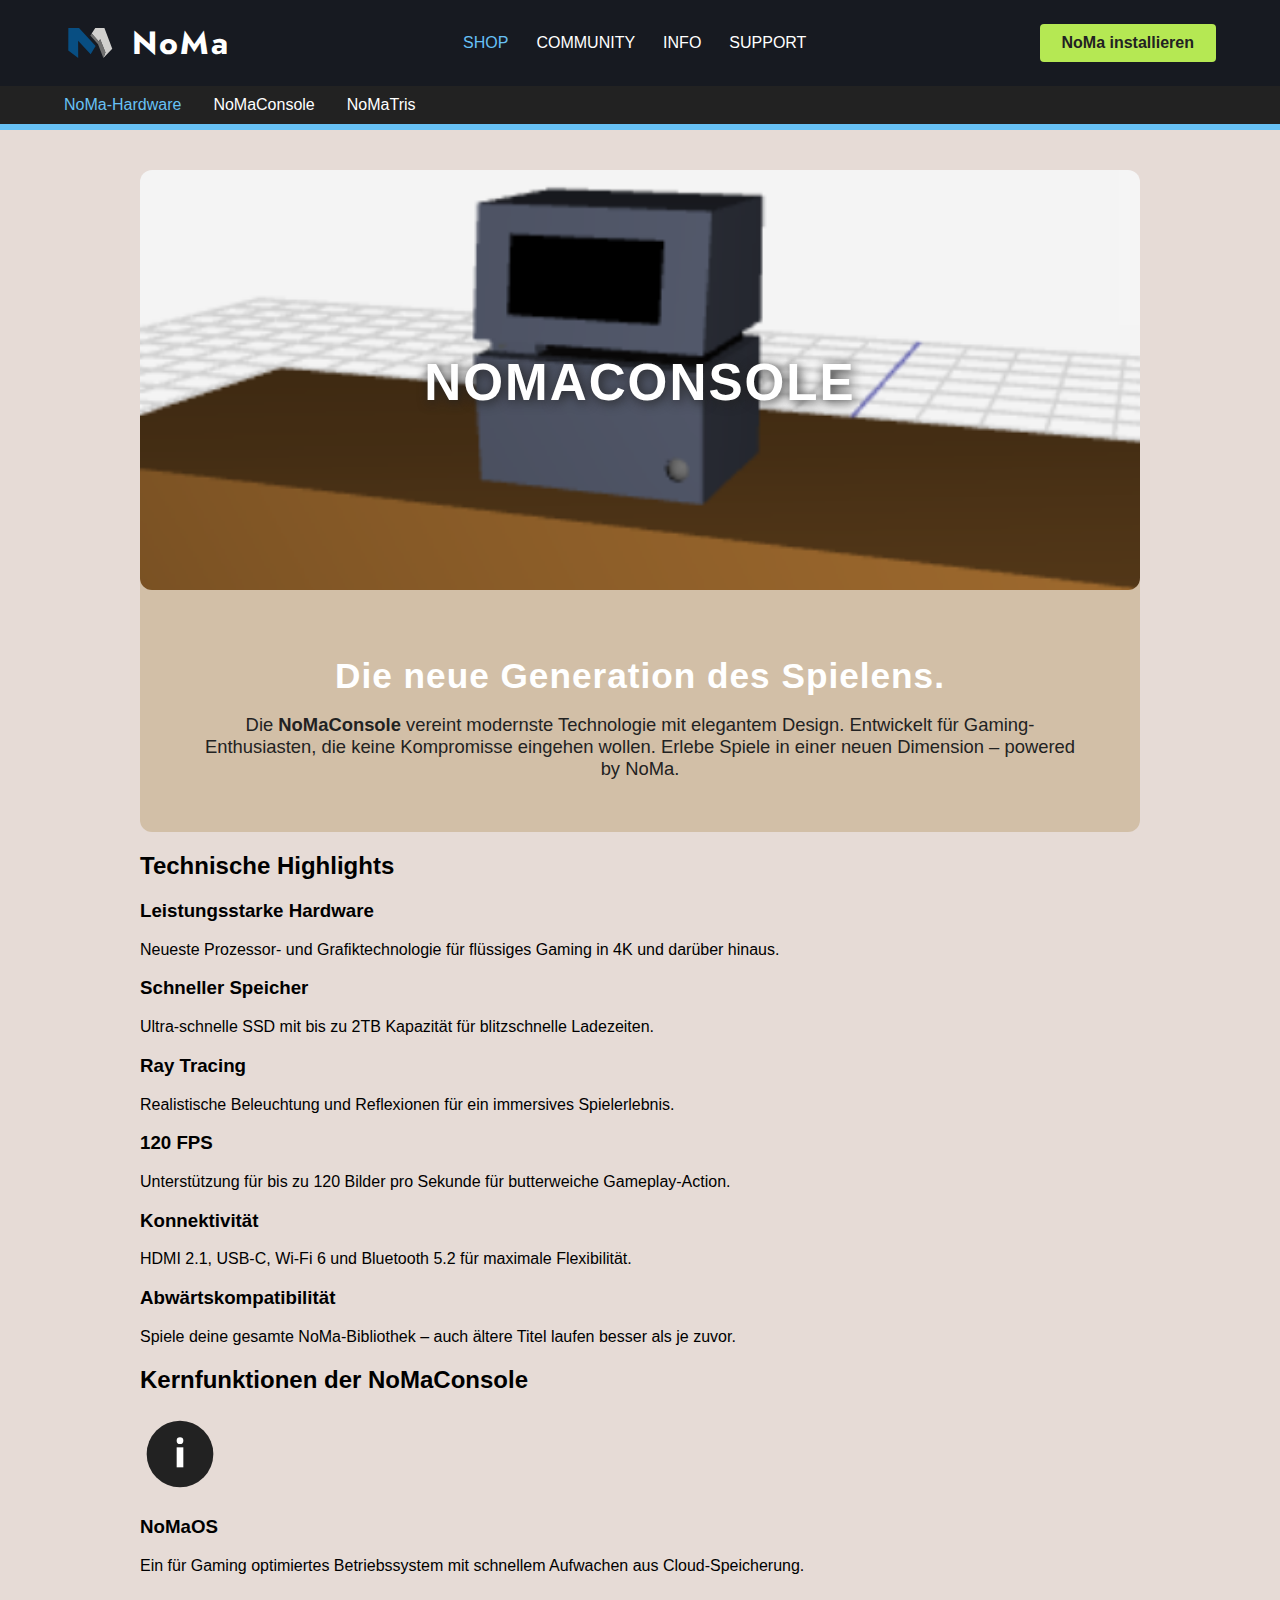
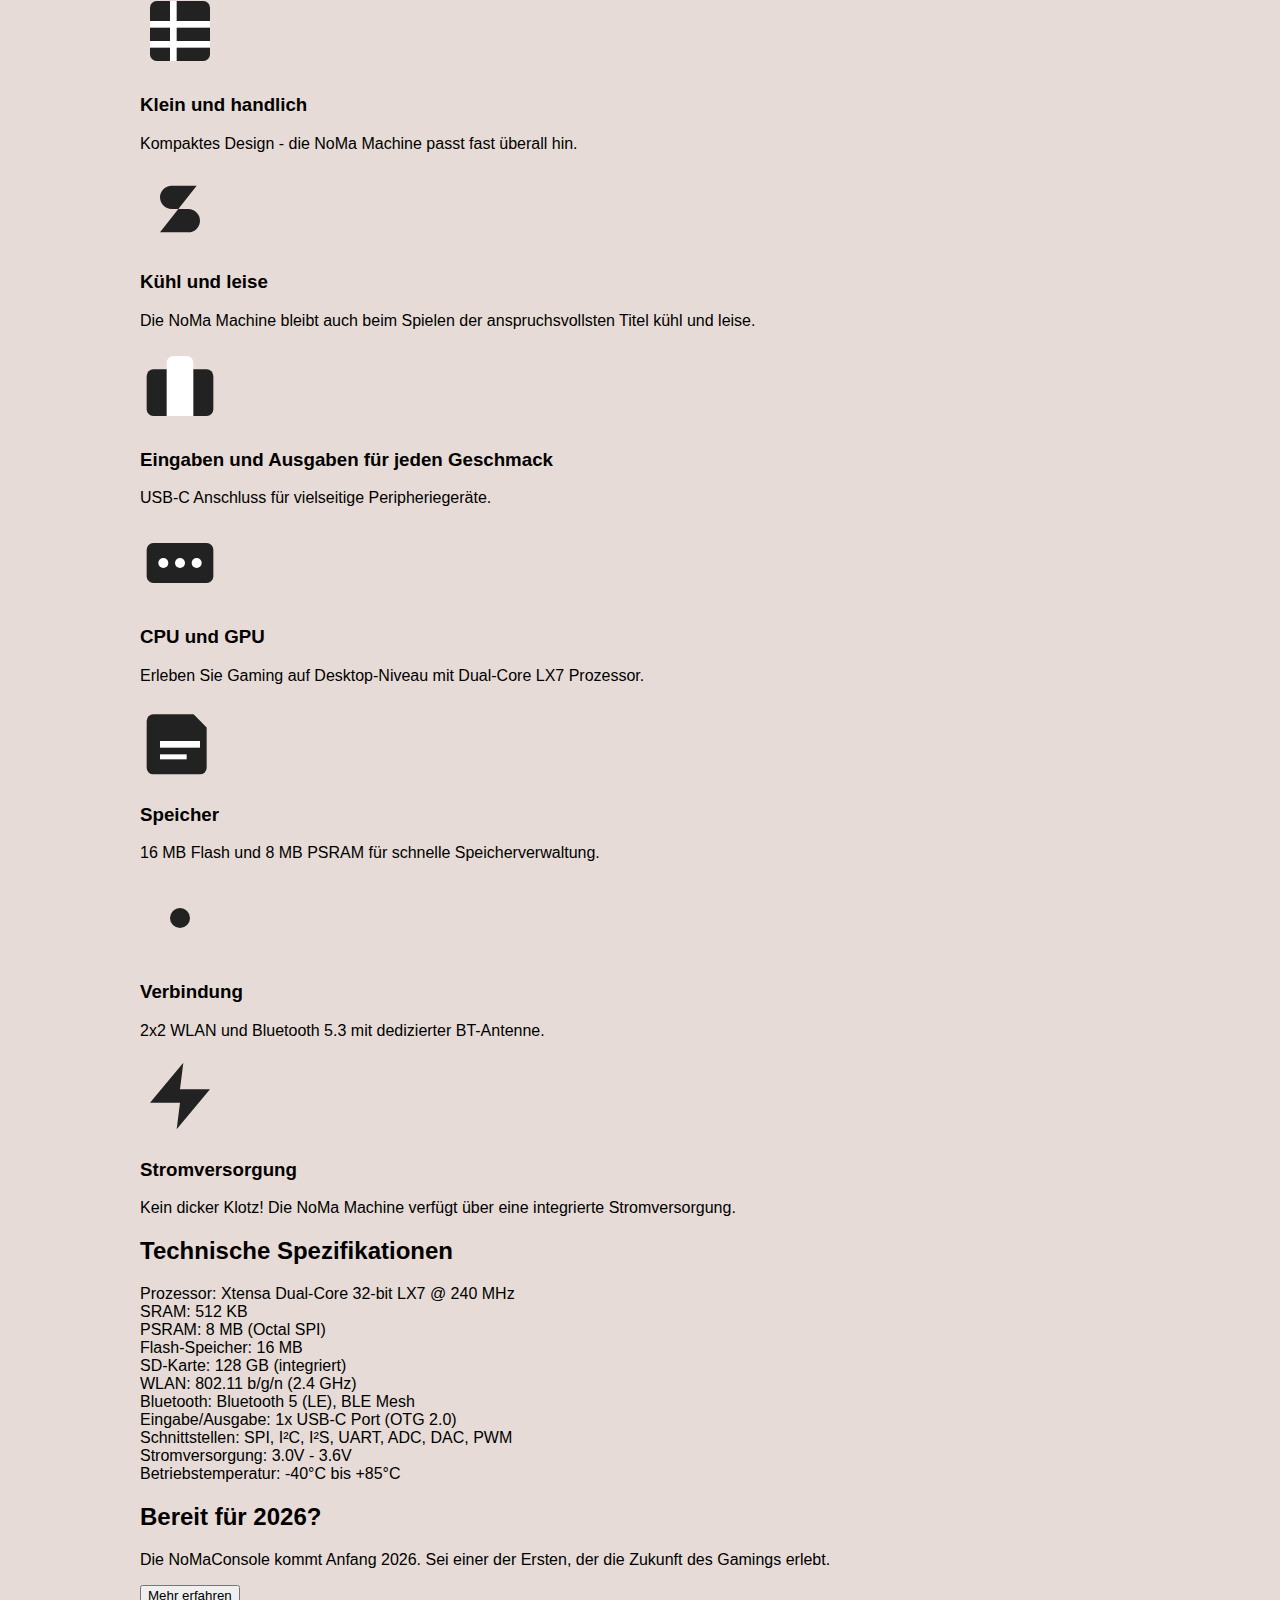
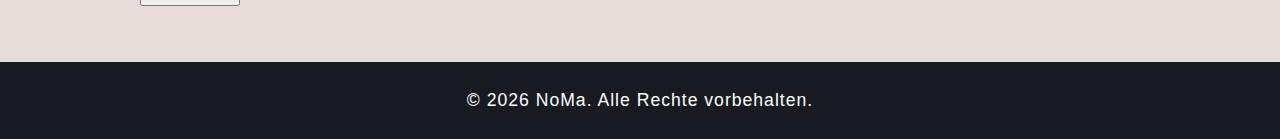
<file: nomaconsole.html>
<!DOCTYPE html>
<html lang="de">
<head>
	<meta charset="UTF-8">
	<meta name="viewport" content="width=device-width, initial-scale=1.0">
	<title>NoMaConsole - NoMa</title>
	<link rel="icon" href="data/logos/NoMaLogo_greyblue.png" type="image/x-icon">
	<link rel="stylesheet" href="style/style.css">
	<!-- google fonts etc. -->
	<link rel="preconnect" href="https://fonts.googleapis.com">
	<link rel="preconnect" href="https://fonts.gstatic.com" crossorigin>
	<link href="https://fonts.googleapis.com/css2?family=Jost:wght@400;700&display=swap" rel="stylesheet">
	<script>
		fetch('header.html')
			.then(response => response.text())
			.then(data => {
				document.getElementById('header-placeholder').innerHTML = data;
			});
	</script>
</head>
<body class="noma-body">
	<div id="header-placeholder"></div>
	<main class="noma-main">
		<section class="noma-banner-section">
			<div class="noma-banner-container">
				<img src="data/bilder/ConsoleDemoModel.png" alt="NoMaConsole" class="noma-banner-img">
				<h1 class="noma-banner-title">NOMACONSOLE</h1>
			</div>
		</section>
		<section class="noma-info-section">
			<h2 class="noma-info-title">Die neue Generation des Spielens.</h2>
			<div class="noma-info-text">
				Die <b>NoMaConsole</b> vereint modernste Technologie mit elegantem Design. Entwickelt für Gaming-Enthusiasten, die keine Kompromisse eingehen wollen. Erlebe Spiele in einer neuen Dimension – powered by NoMa.
			</div>
		</section>
		<section class="noma-features-section">
			<h2 class="noma-section-title">Technische Highlights</h2>
			<div class="noma-features-grid">
				<div class="noma-feature-card">
					<h3 class="noma-feature-title">Leistungsstarke Hardware</h3>
					<p class="noma-feature-text">Neueste Prozessor- und Grafiktechnologie für flüssiges Gaming in 4K und darüber hinaus.</p>
				</div>
				<div class="noma-feature-card">
					<h3 class="noma-feature-title">Schneller Speicher</h3>
					<p class="noma-feature-text">Ultra-schnelle SSD mit bis zu 2TB Kapazität für blitzschnelle Ladezeiten.</p>
				</div>
				<div class="noma-feature-card">
					<h3 class="noma-feature-title">Ray Tracing</h3>
					<p class="noma-feature-text">Realistische Beleuchtung und Reflexionen für ein immersives Spielerlebnis.</p>
				</div>
				<div class="noma-feature-card">
					<h3 class="noma-feature-title">120 FPS</h3>
					<p class="noma-feature-text">Unterstützung für bis zu 120 Bilder pro Sekunde für butterweiche Gameplay-Action.</p>
				</div>
				<div class="noma-feature-card">
					<h3 class="noma-feature-title">Konnektivität</h3>
					<p class="noma-feature-text">HDMI 2.1, USB-C, Wi-Fi 6 und Bluetooth 5.2 für maximale Flexibilität.</p>
				</div>
				<div class="noma-feature-card">
					<h3 class="noma-feature-title">Abwärtskompatibilität</h3>
					<p class="noma-feature-text">Spiele deine gesamte NoMa-Bibliothek – auch ältere Titel laufen besser als je zuvor.</p>
				</div>
			</div>
		</section>
		<section class="noma-core-features-section">
			<h2 class="noma-section-title">Kernfunktionen der NoMaConsole</h2>
			<div class="noma-core-features-grid">
				<div class="noma-core-feature-item">
					<div class="noma-core-feature-icon">
						<svg width="80" height="80" viewBox="0 0 24 24" fill="#222" stroke="none">
							<circle cx="12" cy="12" r="10"></circle>
							<circle cx="12" cy="8" r="1" fill="#fff"></circle>
							<rect x="11" y="10" width="2" height="6" fill="#fff"></rect>
						</svg>
					</div>
					<h3 class="noma-core-feature-title">NoMaOS</h3>
					<p class="noma-core-feature-text">Ein für Gaming optimiertes Betriebssystem mit schnellem Aufwachen aus Cloud-Speicherung.</p>
				</div>
				<div class="noma-core-feature-item">
					<div class="noma-core-feature-icon">
						<svg width="80" height="80" viewBox="0 0 24 24" fill="#222" stroke="none">
							<rect x="3" y="3" width="18" height="18" rx="2"></rect>
							<rect x="9" y="3" width="2" height="18" fill="#fff"></rect>
							<rect x="3" y="9" width="18" height="2" fill="#fff"></rect>
							<rect x="3" y="15" width="18" height="2" fill="#fff"></rect>
						</svg>
					</div>
					<h3 class="noma-core-feature-title">Klein und handlich</h3>
					<p class="noma-core-feature-text">Kompaktes Design - die NoMa Machine passt fast überall hin.</p>
				</div>
				<div class="noma-core-feature-item">
					<div class="noma-core-feature-icon">
						<svg width="80" height="80" viewBox="0 0 24 24" fill="#222" stroke="none">
							<path d="M12 2L12 22M17 5L9.5 5C7.567 5 6 6.567 6 8.5C6 10.433 7.567 12 9.5 12L14.5 12C16.433 12 18 13.567 18 15.5C18 17.433 16.433 19 14.5 19L6 19"></path>
						</svg>
					</div>
					<h3 class="noma-core-feature-title">Kühl und leise</h3>
					<p class="noma-core-feature-text">Die NoMa Machine bleibt auch beim Spielen der anspruchsvollsten Titel kühl und leise.</p>
				</div>
				<div class="noma-core-feature-item">
					<div class="noma-core-feature-icon">
						<svg width="80" height="80" viewBox="0 0 24 24" fill="#222" stroke="none">
							<rect x="2" y="7" width="20" height="14" rx="2"></rect>
							<path d="M16 21L16 5C16 3.895 15.105 3 14 3L10 3C8.895 3 8 3.895 8 5L8 21" fill="#fff"></path>
						</svg>
					</div>
					<h3 class="noma-core-feature-title">Eingaben und Ausgaben für jeden Geschmack</h3>
					<p class="noma-core-feature-text">USB-C Anschluss für vielseitige Peripheriegeräte.</p>
				</div>
				<div class="noma-core-feature-item">
					<div class="noma-core-feature-icon">
						<svg width="80" height="80" viewBox="0 0 24 24" fill="#222" stroke="none">
							<rect x="2" y="6" width="20" height="12" rx="2"></rect>
							<circle cx="7" cy="12" r="1.5" fill="#fff"></circle>
							<circle cx="12" cy="12" r="1.5" fill="#fff"></circle>
							<circle cx="17" cy="12" r="1.5" fill="#fff"></circle>
						</svg>
					</div>
					<h3 class="noma-core-feature-title">CPU und GPU</h3>
					<p class="noma-core-feature-text">Erleben Sie Gaming auf Desktop-Niveau mit Dual-Core LX7 Prozessor.</p>
				</div>
				<div class="noma-core-feature-item">
					<div class="noma-core-feature-icon">
						<svg width="80" height="80" viewBox="0 0 24 24" fill="#222" stroke="none">
							<path d="M4 4h12l4 4v12a2 2 0 0 1-2 2H4a2 2 0 0 1-2-2V6a2 2 0 0 1 2-2z"></path>
							<path d="M16 4v4h4"></path>
							<rect x="6" y="12" width="12" height="2" fill="#fff"></rect>
							<rect x="6" y="16" width="8" height="1.5" fill="#fff"></rect>
						</svg>
					</div>
					<h3 class="noma-core-feature-title">Speicher</h3>
					<p class="noma-core-feature-text">16 MB Flash und 8 MB PSRAM für schnelle Speicherverwaltung.</p>
				</div>
				<div class="noma-core-feature-item">
					<div class="noma-core-feature-icon">
						<svg width="80" height="80" viewBox="0 0 24 24" fill="#222" stroke="none">
							<circle cx="12" cy="12" r="3"></circle>
							<path d="M12 1v6m0 6v6M5.6 5.6l4.2 4.2m4.2 4.2l4.2 4.2M1 12h6m6 0h6M5.6 18.4l4.2-4.2m4.2-4.2l4.2-4.2"></path>
						</svg>
					</div>
					<h3 class="noma-core-feature-title">Verbindung</h3>
					<p class="noma-core-feature-text">2x2 WLAN und Bluetooth 5.3 mit dedizierter BT-Antenne.</p>
				</div>
				<div class="noma-core-feature-item">
					<div class="noma-core-feature-icon">
						<svg width="80" height="80" viewBox="0 0 24 24" fill="#222" stroke="none">
							<polygon points="13 2 3 14 12 14 11 22 21 10 12 10 13 2"></polygon>
						</svg>
					</div>
					<h3 class="noma-core-feature-title">Stromversorgung</h3>
					<p class="noma-core-feature-text">Kein dicker Klotz! Die NoMa Machine verfügt über eine integrierte Stromversorgung.</p>
				</div>
			</div>
		</section>
		<section class="noma-specs-section">
			<h2 class="noma-section-title">Technische Spezifikationen</h2>
			<div class="noma-specs-container">
				<div class="noma-spec-item noma-spec-highlight">
					<span class="noma-spec-label">Prozessor:</span>
					<span class="noma-spec-value">Xtensa Dual-Core 32-bit LX7 @ 240 MHz</span>
				</div>
				<div class="noma-spec-item noma-spec-highlight">
					<span class="noma-spec-label">SRAM:</span>
					<span class="noma-spec-value">512 KB</span>
				</div>
				<div class="noma-spec-item noma-spec-highlight">
					<span class="noma-spec-label">PSRAM:</span>
					<span class="noma-spec-value">8 MB (Octal SPI)</span>
				</div>
				<div class="noma-spec-item noma-spec-highlight">
					<span class="noma-spec-label">Flash-Speicher:</span>
					<span class="noma-spec-value">16 MB</span>
				</div>
				<div class="noma-spec-item noma-spec-highlight">
					<span class="noma-spec-label">SD-Karte:</span>
					<span class="noma-spec-value">128 GB (integriert)</span>
				</div>
				<div class="noma-spec-item">
					<span class="noma-spec-label">WLAN:</span>
					<span class="noma-spec-value">802.11 b/g/n (2.4 GHz)</span>
				</div>
				<div class="noma-spec-item">
					<span class="noma-spec-label">Bluetooth:</span>
					<span class="noma-spec-value">Bluetooth 5 (LE), BLE Mesh</span>
				</div>
				<div class="noma-spec-item">
					<span class="noma-spec-label">Eingabe/Ausgabe:</span>
					<span class="noma-spec-value">1x USB-C Port (OTG 2.0)</span>
				</div>
				<div class="noma-spec-item">
					<span class="noma-spec-label">Schnittstellen:</span>
					<span class="noma-spec-value">SPI, I²C, I²S, UART, ADC, DAC, PWM</span>
				</div>
				<div class="noma-spec-item">
					<span class="noma-spec-label">Stromversorgung:</span>
					<span class="noma-spec-value">3.0V - 3.6V</span>
				</div>
				<div class="noma-spec-item">
					<span class="noma-spec-label">Betriebstemperatur:</span>
					<span class="noma-spec-value">-40°C bis +85°C</span>
				</div>
			</div>
		</section>
		<section class="noma-cta-section">
			<h2 class="noma-cta-title">Bereit für 2026?</h2>
			<p class="noma-cta-text">Die NoMaConsole kommt Anfang 2026. Sei einer der Ersten, der die Zukunft des Gamings erlebt.</p>
			<button class="noma-cta-btn">Mehr erfahren</button>
		</section>
	</main>
	<footer class="noma-footer">
		&copy; 2026 NoMa. Alle Rechte vorbehalten.
	</footer>
</body>
</html>
</file>
<file: style/style.css>
/* Grundlayout */
.noma-body {
    background: #e6dbd6;
    margin: 0;
    font-family: 'Segoe UI', Arial, sans-serif;
}

.noma-header {
    background: #171a21;
    color: #fff;
    padding: 0;
}
.noma-header-main {
    display: flex;
    align-items: center;
    justify-content: space-between;
    flex-wrap: wrap;
    padding: 18px 5vw;
    max-width: 1200px;
    margin: 0 auto;
}
.noma-header-logo {
    display: flex;
    align-items: center;
    gap: 18px;
}
.noma-logo {
    height: 50px;
}
.noma-title {
    font-size: 2em;
    font-weight: bolder;
    letter-spacing: 2px;
    font-family: 'Jost', 'Segoe UI', Arial, sans-serif;
}
.noma-nav {
    display: flex;
    gap: 28px;
}
.noma-link {
    color: #fff;
    text-decoration: none;
    font-weight: 500;
    transition: color 0.2s;
}
.noma-link-shop {
    color: #67c1f5;
}
.noma-link:hover {
    color: #67c1f5;
}
.noma-install-btn {
    background: #b5e853;
    color: #222;
    border: none;
    padding: 10px 22px;
    border-radius: 4px;
    font-weight: 600;
    cursor: pointer;
    font-size: 1em;
}
.noma-header-sub {
    background: #222;
    color: #fff;
    font-size: 1em;
    padding: 0 5vw;
    max-width: 1200px;
    margin: 0 auto;
}
.noma-header-subnav {
    display: flex;
    gap: 32px;
    padding: 10px 0;
}
.noma-header-bar {
    background: #67c1f5;
    height: 6px;
}

.noma-main {
    max-width: 1000px;
    margin: 0 auto;
}
.noma-banner-section {
    margin-top: 40px;
}
.noma-banner-container {
    position: relative;
}
.noma-banner-img {
    width: 100%;
    border-radius: 12px;
    max-height: 420px;
    object-fit: cover;
}
.noma-banner-title {
    position: absolute;
    top: 50%;
    left: 50%;
    transform: translate(-50%, -50%);
    color: #fff;
    font-size: 3.2em;
    font-weight: bold;
    text-shadow: 2px 2px 12px #222;
    margin: 0;
    padding: 0;
    text-align: center;
    letter-spacing: 2px;
}
.noma-info-section {
    background: #d2bfa7;
    border-radius: 0 0 12px 12px;
    margin-top: -15px;
    padding: 48px 5vw 32px 5vw;
    text-align: center;
    max-width: 900px;
    margin-left: auto;
    margin-right: auto;
}
.noma-info-title {
    color: #fff;
    font-size: 2.2em;
    font-weight: bold;
    margin-bottom: 18px;
    letter-spacing: 1px;
}
.noma-info-text {
    color: #222;
    font-size: 1.15em;
    margin-bottom: 20px;
}
.noma-products-section {
    display: flex;
    flex-wrap: wrap;
    justify-content: center;
    gap: 40px;
    margin: 56px 0 48px 0;
}
.noma-product-card {
    background: #fff;
    border-radius: 12px;
    box-shadow: 0 4px 16px #d2bfa7;
    width: 320px;
    min-width: 260px;
    text-align: center;
    display: flex;
    flex-direction: column;
    align-items: center;
    overflow: hidden;
}
.noma-product-img {
    max-height: 200px;
    margin-bottom: 18px;
}
.noma-product-title {
    padding: 0 32px 0 24px;
    font-size: 1.35em;
    color: #222;
    font-weight: bold;
    margin-bottom: 10px;
}
.noma-product-text {
    padding: 0 32px 10pxb 24px;
    font-size: 1.08em;
}
.noma-footer {
    background: #171a21;
    color: #fff;
    text-align: center;
    padding: 28px 0;
    margin-top: 56px;
    font-size: 1.1em;
    letter-spacing: 1px;
}
</file>
